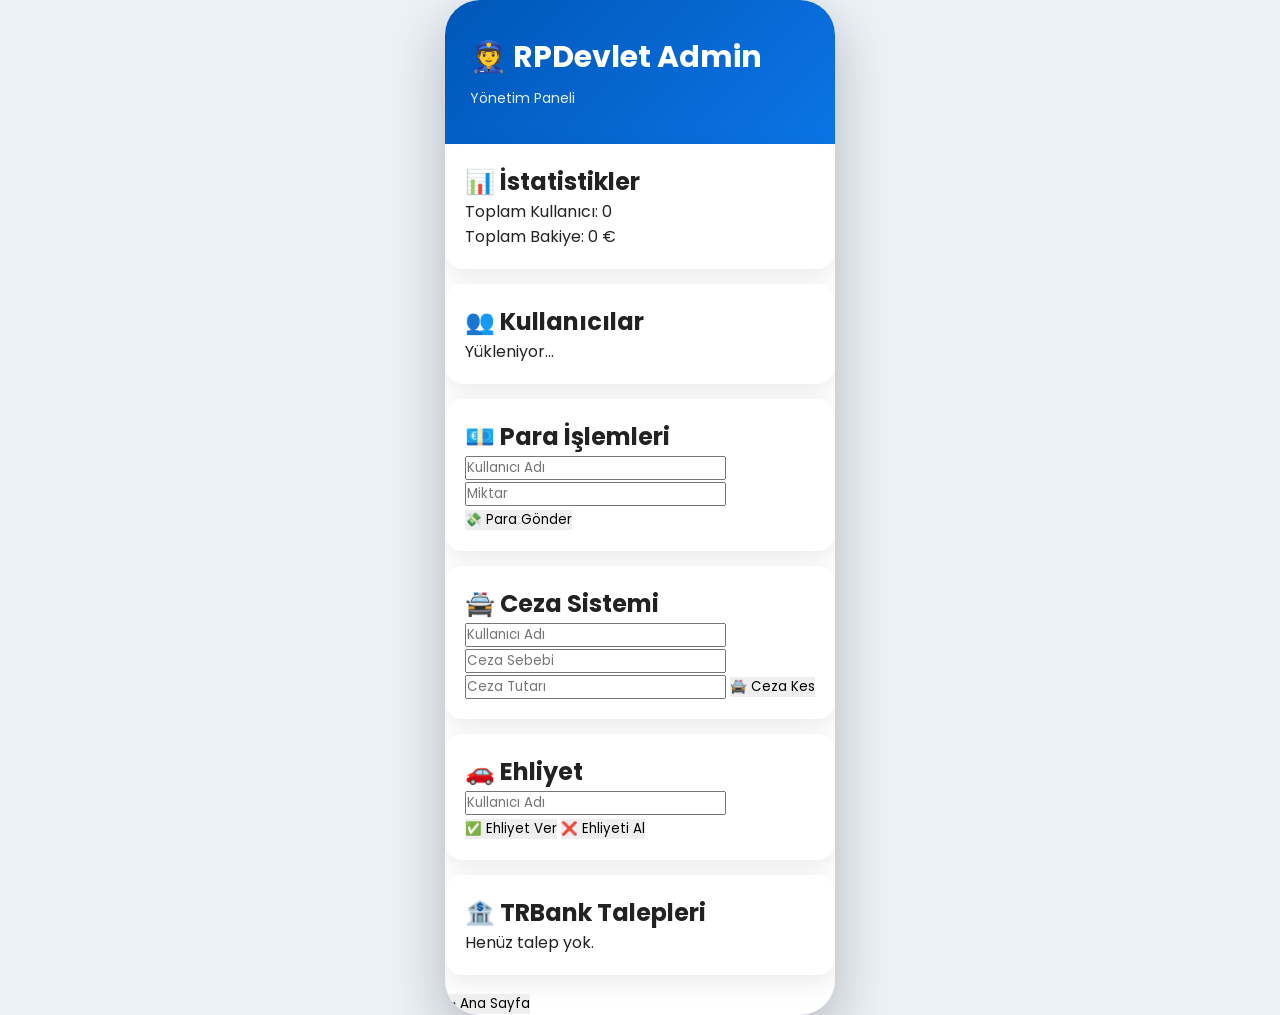
<file: admin.html>
<!DOCTYPE html>
<html lang="tr">

<head>

<meta charset="UTF-8">

<meta name="viewport" content="width=device-width, initial-scale=1.0">

<title>RPDevlet Admin</title>

<link rel="stylesheet" href="style.css">

</head>

<body>

<div class="phone">

<div class="header">

<h1>👮 RPDevlet Admin</h1>

<p>Yönetim Paneli</p>

</div>

<!-- İstatistikler -->

<div class="card">

<h2>📊 İstatistikler</h2>

<p>Toplam Kullanıcı: <span id="userCount">0</span></p>

<p>Toplam Bakiye: <span id="totalBalance">0 €</span></p>

</div>

<!-- Kullanıcılar -->

<div class="card">

<h2>👥 Kullanıcılar</h2>

<div id="usersList">

Yükleniyor...

</div>

</div>

<!-- Para Yönetimi -->

<div class="card">

<h2>💶 Para İşlemleri</h2>

<input
id="moneyUsername"
type="text"
placeholder="Kullanıcı Adı">

<input
id="moneyAmount"
type="number"
placeholder="Miktar">

<button id="sendMoneyBtn">

💸 Para Gönder

</button>

</div>

<!-- Ceza -->

<div class="card">

<h2>🚔 Ceza Sistemi</h2>

<input
id="fineUsername"
type="text"
placeholder="Kullanıcı Adı">

<input
id="fineReason"
type="text"
placeholder="Ceza Sebebi">

<input
id="fineAmount"
type="number"
placeholder="Ceza Tutarı">

<button id="fineBtn">

🚔 Ceza Kes

</button>

</div>

<!-- Ehliyet -->

<div class="card">

<h2>🚗 Ehliyet</h2>

<input
id="licenseUsername"
type="text"
placeholder="Kullanıcı Adı">

<button id="giveLicenseBtn">

✅ Ehliyet Ver

</button>

<button id="removeLicenseBtn">

❌ Ehliyeti Al

</button>

</div>

<!-- TRBank -->

<div class="card">

<h2>🏦 TRBank Talepleri</h2>

<div id="depositRequests">

Henüz talep yok.

</div>

</div>

<button onclick="location.href='home.html'">

⬅ Ana Sayfa

</button>

</div>

<script type="module" src="./admin.js"></script>

</body>
</html>
</file>
<file: style.css>
/* =====================================
   RPDevlet v1
   style.css
===================================== */

@import url('https://fonts.googleapis.com/css2?family=Poppins:wght@300;400;500;600;700&display=swap');

*{
margin:0;
padding:0;
box-sizing:border-box;
font-family:'Poppins',sans-serif;
}

body{
background:#edf2f8;
color:#222;
}

a{
text-decoration:none;
color:inherit;
}

button{
cursor:pointer;
border:none;
outline:none;
transition:.25s;
}

input{
outline:none;
}

.phone{

width:390px;
min-height:844px;

margin:auto;

background:white;

overflow:hidden;

border-radius:35px;

box-shadow:0 20px 60px rgba(0,0,0,.25);

position:relative;

}

.header{

background:linear-gradient(135deg,#0057b8,#0b74e5);

color:white;

padding:35px 25px;

}

.header h1{

font-size:30px;

font-weight:700;

}

.header p{

opacity:.9;

margin-top:8px;

font-size:14px;

}

.card{

background:white;

border-radius:18px;

padding:20px;

box-shadow:0 8px 25px rgba(0,0,0,.08);

margin-bottom:15px;

}

.menu{

display:grid;

grid-template-columns:repeat(2,1fr);

gap:15px;

padding:20px;

}

.menu .item{

background:white;

padding:22px;

border-radius:18px;

text-align:center;

box-shadow:0 8px 20px rgba(0,0,0,.08);

transition:.25s;

}

.menu .item:hover{

transform:translateY(-5px);

}

.menu .item .icon{

font-size:38px;

margin-bottom:10px;

}

.menu .item h3{

font-size:17px;

}

.menu .item p{

font-size:13px;

color:#666;

margin-top:5px;

}

.bottom{

position:fixed;

left:50%;

transform:translateX(-50%);

bottom:15px;

width:360px;

background:white;

border-radius:18px;

display:flex;

justify-content:space-around;

padding:15px 0;

box-shadow:0 8px 30px rgba(0,0,0,.18);

}

.bottom div{

text-align:center;

font-size:24px;

}

.bottom span{

display:block;

font-size:12px;

margin-top:5px;

}

.form{

padding:30px;

}

.form h2{

margin-bottom:20px;

color:#0057b8;

}

.form input{

width:100%;

padding:15px;

margin-bottom:15px;

border:2px solid #ddd;

border-radius:14px;

font-size:15px;

transition:.2s;

}

.form input:focus{

border-color:#0057b8;

}

.primary{

width:100%;

padding:15px;

border-radius:14px;

background:#0057b8;

color:white;

font-size:16px;

font-weight:600;

}

.primary:hover{

background:#004799;

}

.secondary{

width:100%;

padding:15px;

border-radius:14px;

background:#f2f5fb;

color:#0057b8;

font-weight:600;

margin-top:10px;

}

.badge{

display:inline-block;

padding:6px 12px;

background:#dff5e5;

color:#157347;

border-radius:30px;

font-size:13px;

font-weight:600;

}

.danger{

background:#ffe5e5;

color:#b30000;

}

.admin-card{

background:#f8fbff;

border-left:5px solid #0057b8;

padding:18px;

border-radius:16px;

margin-bottom:12px;

}

.search{

padding:20px;

}

.search input{

width:100%;

padding:14px;

border-radius:14px;

border:2px solid #ddd;

font-size:15px;

}

@media(max-width:430px){

.phone{

width:100%;

min-height:100vh;

border-radius:0;

}

.bottom{

width:95%;

}

}
</file>
